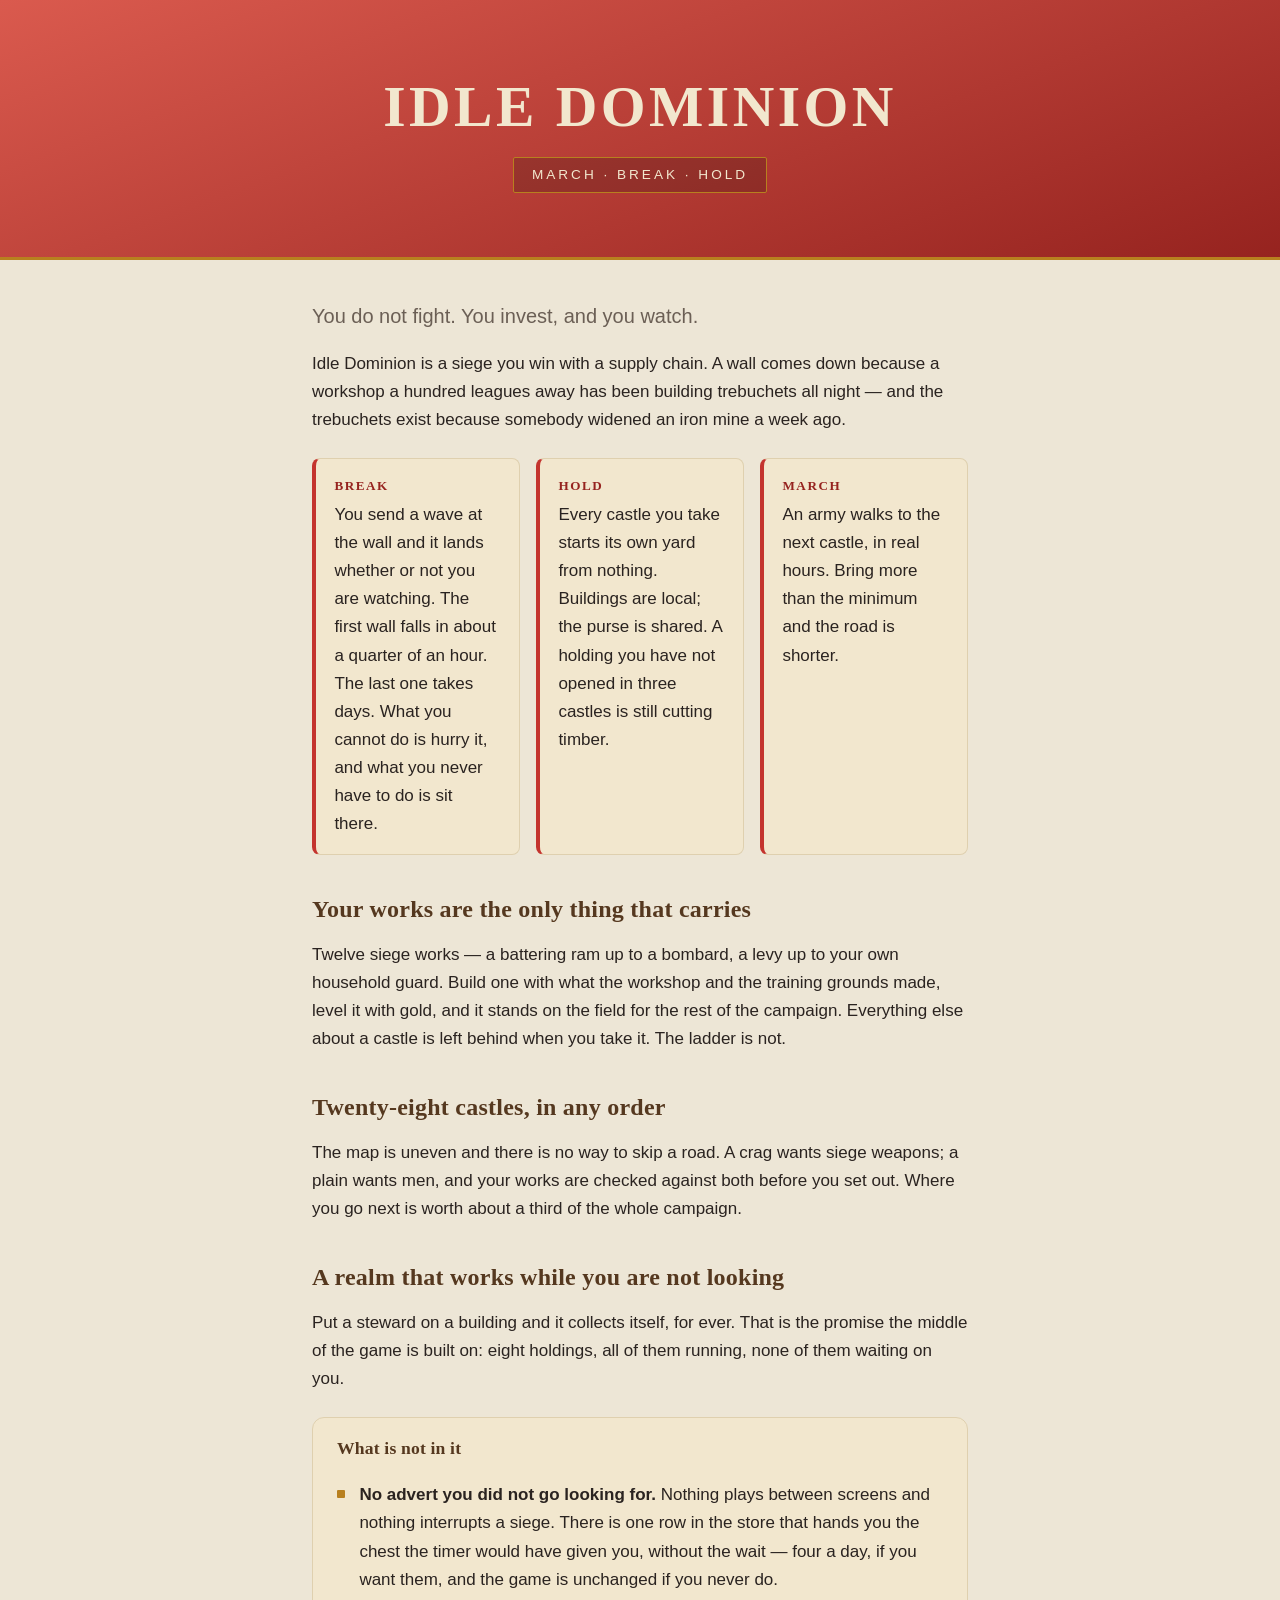
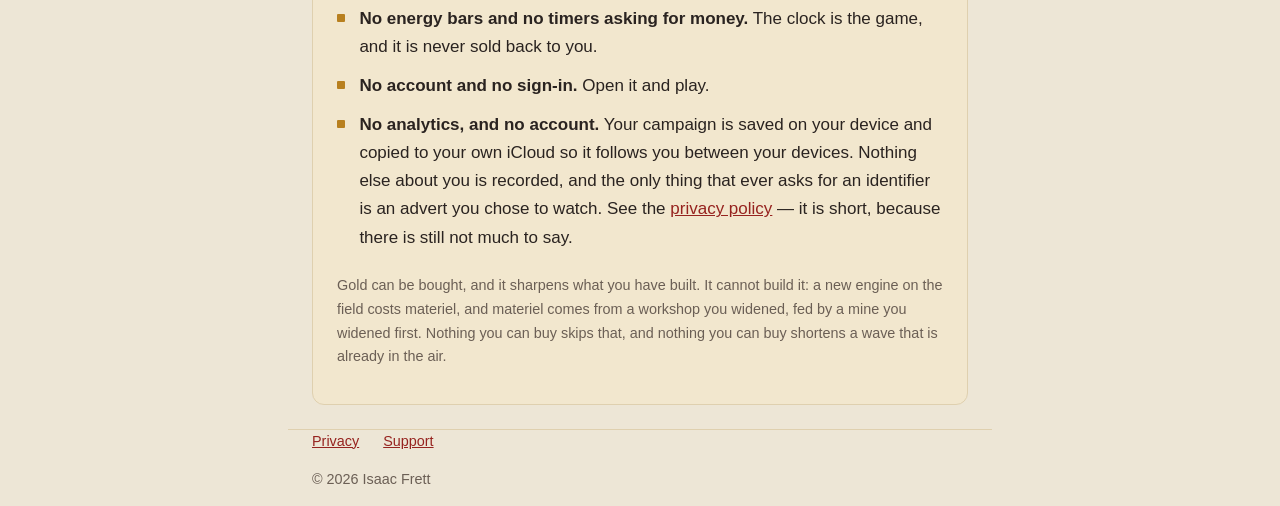
<file: index.html>
<!doctype html>
<html lang="en">
<head>
<meta charset="utf-8">
<meta name="viewport" content="width=device-width, initial-scale=1">
<title>Idle Dominion — a siege that runs itself</title>
<meta name="description" content="An idle siege you win with a supply chain. Twenty-eight castles, taken in any order, and the wall keeps coming down while the app is closed. No account, no analytics, and no advert you did not go looking for.">
<link rel="stylesheet" href="style.css">
<meta property="og:title" content="Idle Dominion">
<meta property="og:description" content="A siege you win with a supply chain. Twenty-eight castles, and the wall keeps coming down while the app is closed.">
<meta property="og:type" content="website">
<meta property="og:url" content="https://idledominion.app">
</head>
<body>

<header class="hero">
    <div class="wrap">
        <h1>Idle Dominion</h1>
        <p class="tagline">March · Break · Hold</p>
    </div>
</header>

<main class="wrap">

    <p class="lede">You do not fight. You invest, and you watch.</p>

    <p>Idle Dominion is a siege you win with a supply chain. A wall comes down
    because a workshop a hundred leagues away has been building trebuchets all
    night — and the trebuchets exist because somebody widened an iron mine a week
    ago.</p>

    <ul class="loop">
        <li><strong>Break</strong>You send a wave at the wall and it lands
        whether or not you are watching. The first wall falls in about a quarter
        of an hour. The last one takes days. What you cannot do is hurry it, and
        what you never have to do is sit there.</li>
        <li><strong>Hold</strong>Every castle you take starts its own yard from
        nothing. Buildings are local; the purse is shared. A holding you have not
        opened in three castles is still cutting timber.</li>
        <li><strong>March</strong>An army walks to the next castle, in real
        hours. Bring more than the minimum and the road is shorter.</li>
    </ul>

    <h2>Your works are the only thing that carries</h2>
    <p>Twelve siege works — a battering ram up to a bombard, a levy up to your
    own household guard. Build one with what the workshop and the training
    grounds made, level it with gold, and it stands on the field for the rest of
    the campaign. Everything else about a castle is left behind when you take it.
    The ladder is not.</p>

    <h2>Twenty-eight castles, in any order</h2>
    <p>The map is uneven and there is no way to skip a road. A crag wants siege
    weapons; a plain wants men, and your works are checked against both before
    you set out. Where you go next is worth about a third of the whole
    campaign.</p>

    <h2>A realm that works while you are not looking</h2>
    <p>Put a steward on a building and it collects itself, for ever. That is the
    promise the middle of the game is built on: eight holdings, all of them
    running, none of them waiting on you.</p>

    <div class="card">
        <h3 style="margin-top:0">What is not in it</h3>
        <ul class="plain">
            <li><strong>No advert you did not go looking for.</strong> Nothing
            plays between screens and nothing interrupts a siege. There is one
            row in the store that hands you the chest the timer would have given
            you, without the wait — four a day, if you want them, and the game is
            unchanged if you never do.</li>
            <li><strong>No energy bars and no timers asking for money.</strong>
            The clock is the game, and it is never sold back to you.</li>
            <li><strong>No account and no sign-in.</strong> Open it and play.</li>
            <li><strong>No analytics, and no account.</strong> Your campaign
            is saved on your device and copied to your own iCloud so it follows
            you between your devices. Nothing else about you is recorded, and
            the only thing that ever asks for an identifier is an advert you
            chose to watch. See the <a href="privacy.html">privacy policy</a> —
            it is short, because there is still not much to say.</li>
        </ul>
        <p class="meta">Gold can be bought, and it sharpens what you have
        built. It cannot build it: a new engine on the field costs materiel, and
        materiel comes from a workshop you widened, fed by a mine you widened
        first. Nothing you can buy skips that, and nothing you can buy shortens a
        wave that is already in the air.</p>
    </div>

</main>

<footer class="wrap">
    <nav>
        <a href="privacy.html">Privacy</a>
        <a href="support.html">Support</a>
    </nav>
    <p>© 2026 Isaac Frett</p>
</footer>

</body>
</html>
</file>
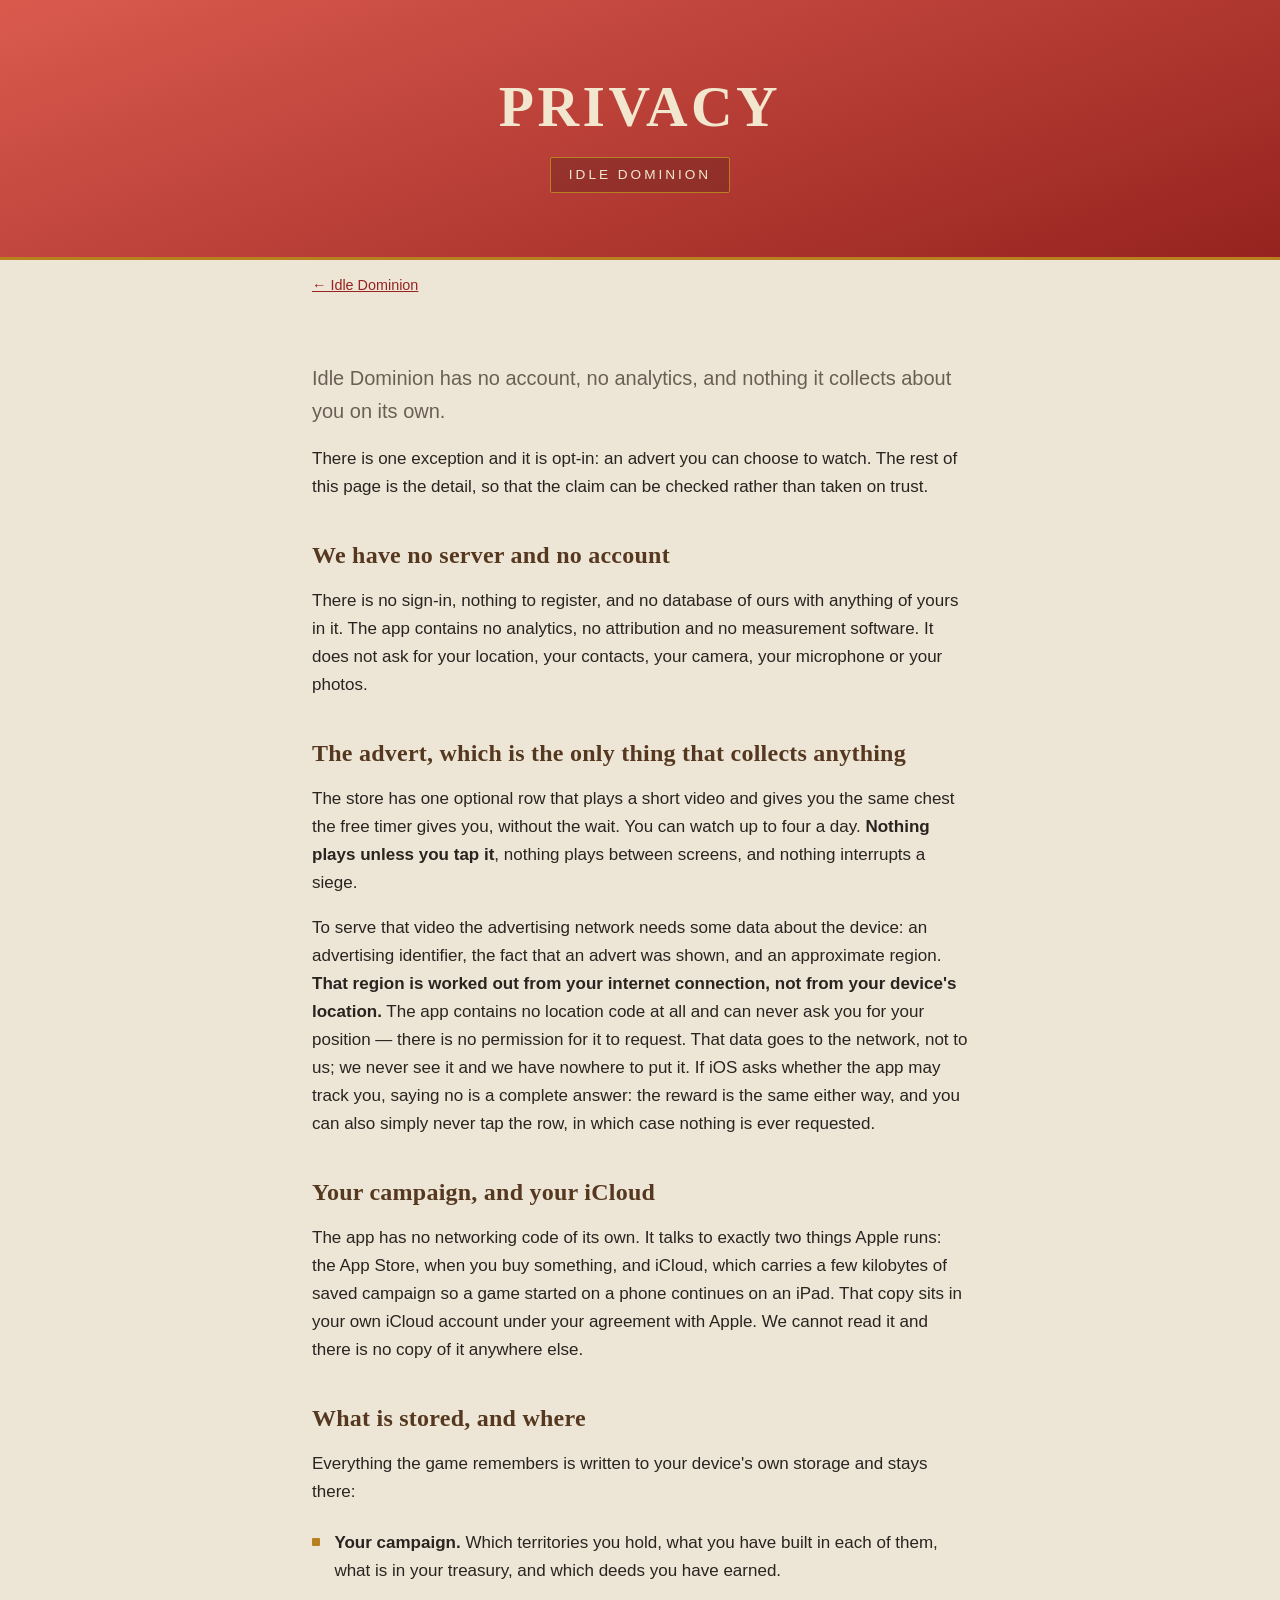
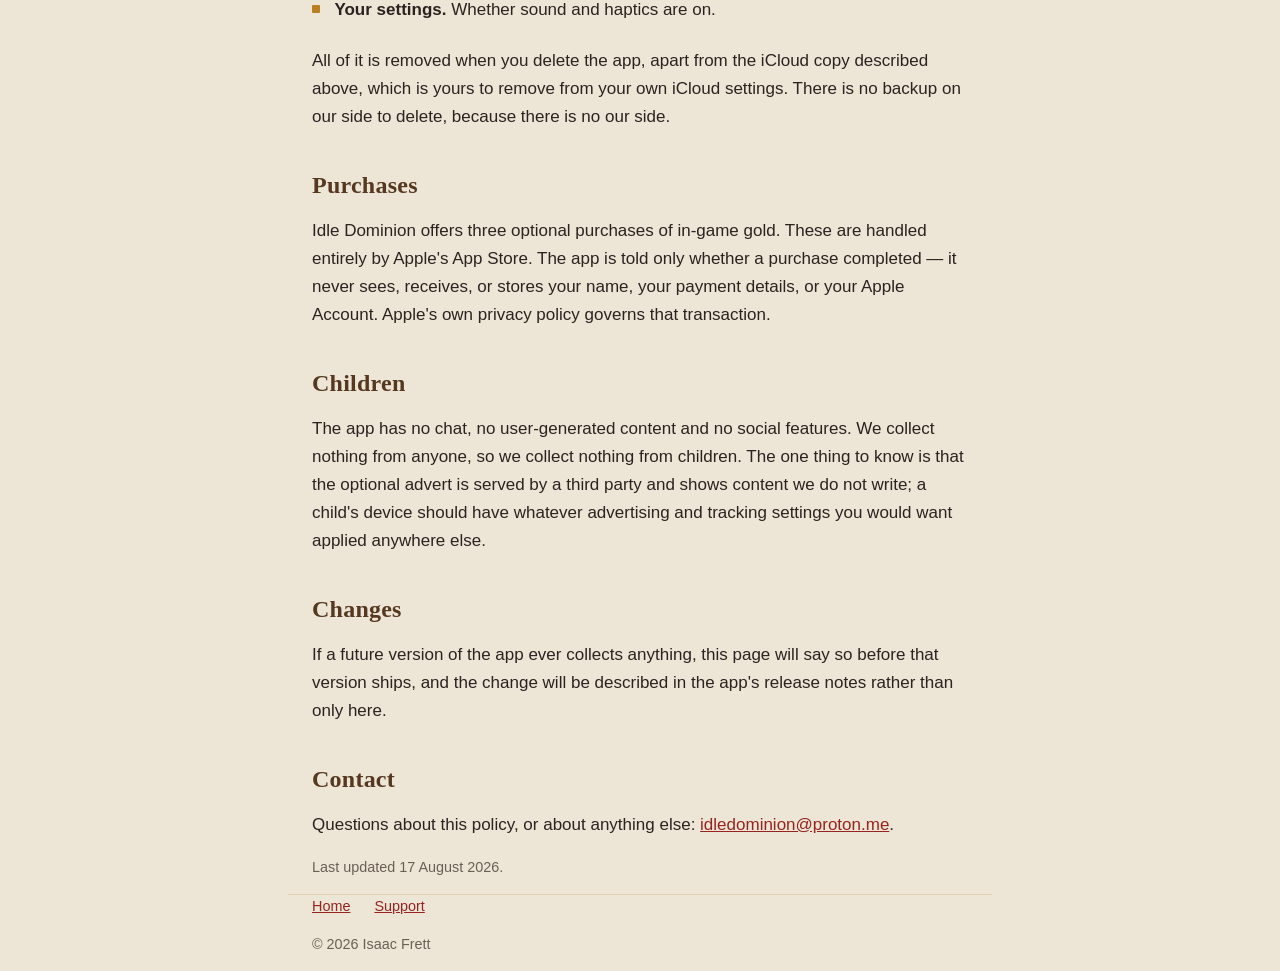
<file: privacy.html>
<!doctype html>
<html lang="en">
<head>
<meta charset="utf-8">
<meta name="viewport" content="width=device-width, initial-scale=1">
<title>Privacy — Idle Dominion</title>
<meta name="description" content="Idle Dominion has no account and no analytics. Your campaign lives on your device and in your own iCloud. The only data anything asks for is for an advert you chose to watch.">
<link rel="stylesheet" href="style.css">
</head>
<body>

<header class="hero">
    <div class="wrap">
        <h1>Privacy</h1>
        <p class="tagline">Idle Dominion</p>
    </div>
</header>

<main class="wrap">
    <p class="back"><a href="index.html">← Idle Dominion</a></p>

    <p class="lede">Idle Dominion has no account, no analytics, and nothing it
    collects about you on its own.</p>

    <p>There is one exception and it is opt-in: an advert you can choose to
    watch. The rest of this page is the detail, so that the claim can be checked
    rather than taken on trust.</p>

    <h2>We have no server and no account</h2>
    <p>There is no sign-in, nothing to register, and no database of ours with
    anything of yours in it. The app contains no analytics, no attribution and no
    measurement software. It does not ask for your location, your contacts, your
    camera, your microphone or your photos.</p>

    <h2>The advert, which is the only thing that collects anything</h2>
    <p>The store has one optional row that plays a short video and gives you the
    same chest the free timer gives you, without the wait. You can watch up to
    four a day. <strong>Nothing plays unless you tap it</strong>, nothing plays
    between screens, and nothing interrupts a siege.</p>
    <p>To serve that video the advertising network needs some data about the
    device: an advertising identifier, the fact that an advert was shown, and an
    approximate region. <strong>That region is worked out from your internet
    connection, not from your device's location.</strong> The app contains no
    location code at all and can never ask you for your position — there is no
    permission for it to request. That data goes to the network, not to us; we
    never see it and we have nowhere to put it. If iOS asks whether the app may track you, saying no is a complete
    answer: the reward is the same either way, and you can also simply never tap
    the row, in which case nothing is ever requested.</p>

    <h2>Your campaign, and your iCloud</h2>
    <p>The app has no networking code of its own. It talks to exactly two things
    Apple runs: the App Store, when you buy something, and iCloud, which carries
    a few kilobytes of saved campaign so a game started on a phone continues on
    an iPad. That copy sits in your own iCloud account under your agreement with
    Apple. We cannot read it and there is no copy of it anywhere else.</p>

    <h2>What is stored, and where</h2>
    <p>Everything the game remembers is written to your device's own storage and
    stays there:</p>
    <ul class="plain">
        <li><strong>Your campaign.</strong> Which territories you hold, what you
        have built in each of them, what is in your treasury, and which deeds you
        have earned.</li>
        <li><strong>Your settings.</strong> Whether sound and haptics are on.</li>
    </ul>
    <p>All of it is removed when you delete the app, apart from the iCloud copy
    described above, which is yours to remove from your own iCloud settings.
    There is no backup on our side to delete, because there is no our side.</p>

    <h2>Purchases</h2>
    <p>Idle Dominion offers three optional purchases of in-game gold. These are
    handled entirely by Apple's App Store. The app is told only whether a
    purchase completed — it never sees, receives, or stores your name, your
    payment details, or your Apple Account. Apple's own privacy policy governs
    that transaction.</p>

    <h2>Children</h2>
    <p>The app has no chat, no user-generated content and no social features. We
    collect nothing from anyone, so we collect nothing from children. The one
    thing to know is that the optional advert is served by a third party and
    shows content we do not write; a child's device should have whatever
    advertising and tracking settings you would want applied anywhere else.</p>

    <h2>Changes</h2>
    <p>If a future version of the app ever collects anything, this page will say
    so before that version ships, and the change will be described in the app's
    release notes rather than only here.</p>

    <h2>Contact</h2>
    <p>Questions about this policy, or about anything else:
    <a href="mailto:idledominion@proton.me">idledominion@proton.me</a>.</p>

    <p class="meta">Last updated 17 August 2026.</p>
</main>

<footer class="wrap">
    <nav>
        <a href="index.html">Home</a>
        <a href="support.html">Support</a>
    </nav>
    <p>© 2026 Isaac Frett</p>
</footer>

</body>
</html>
</file>
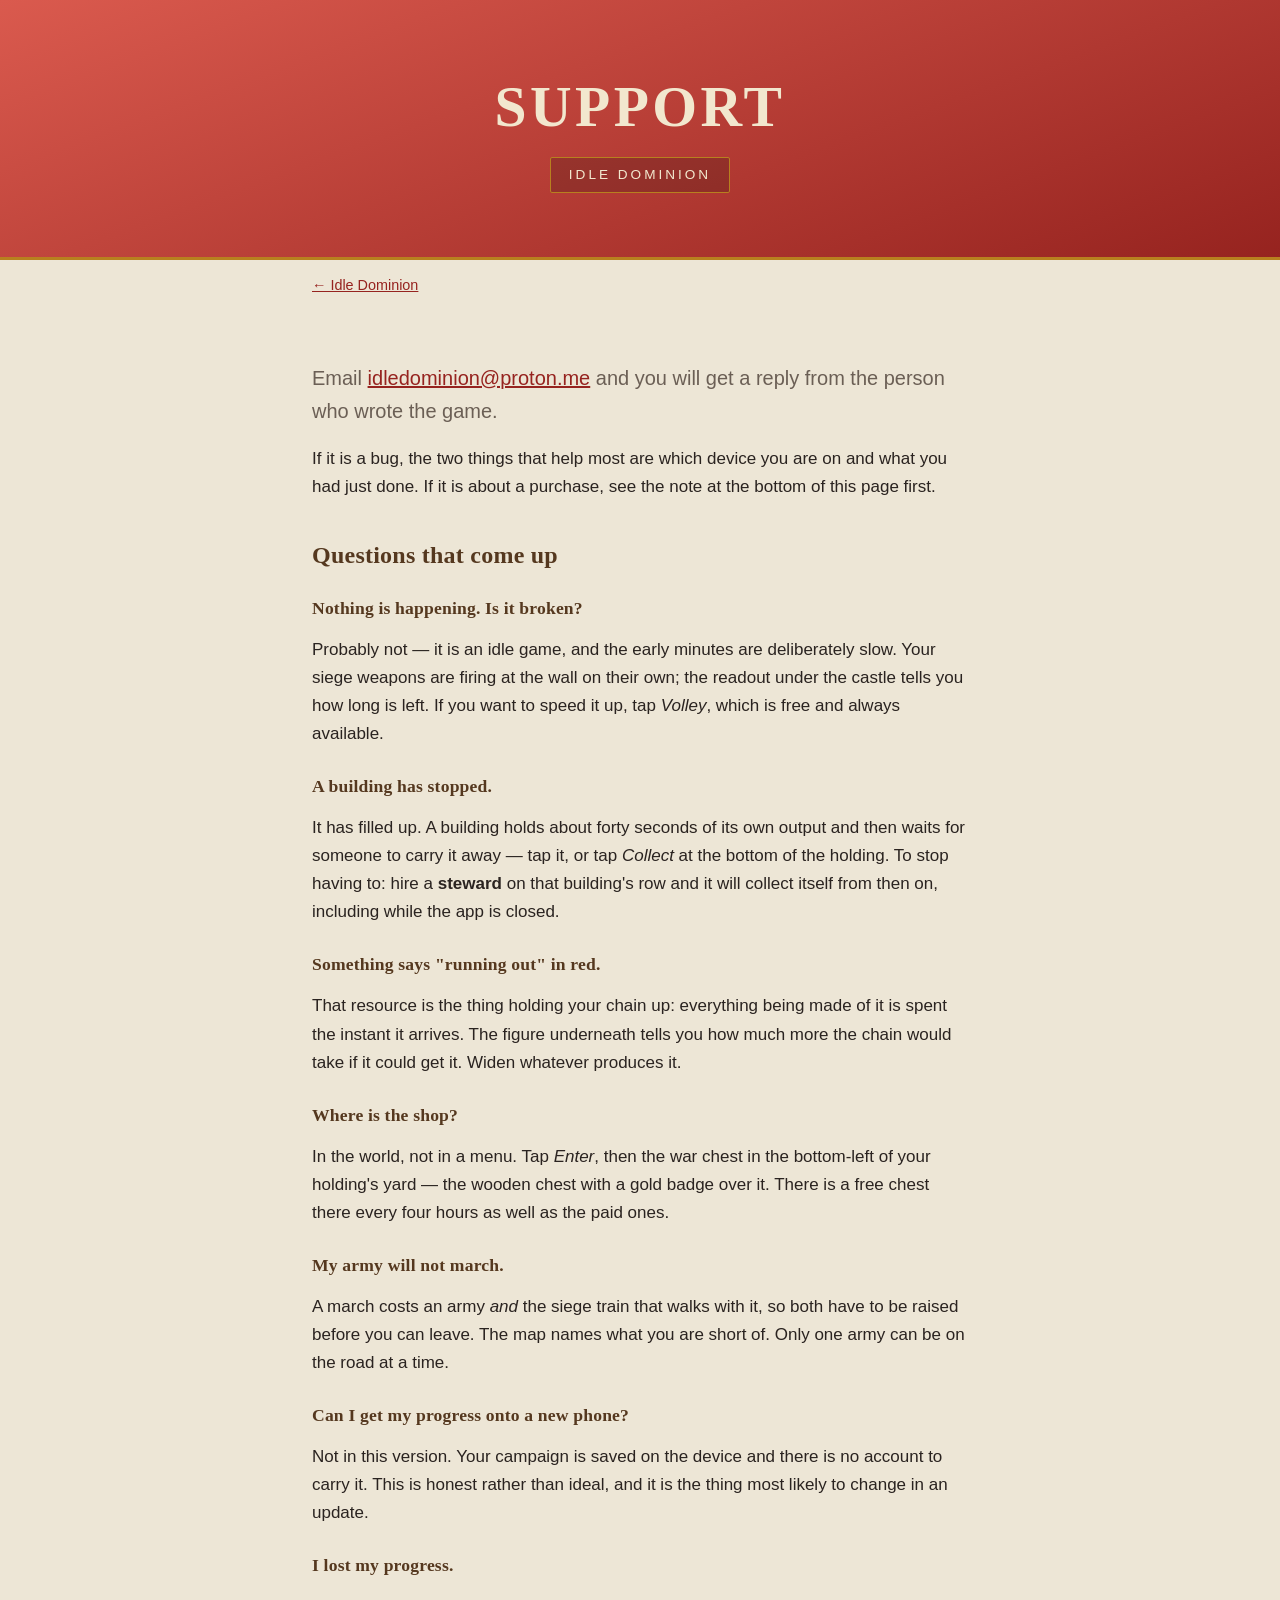
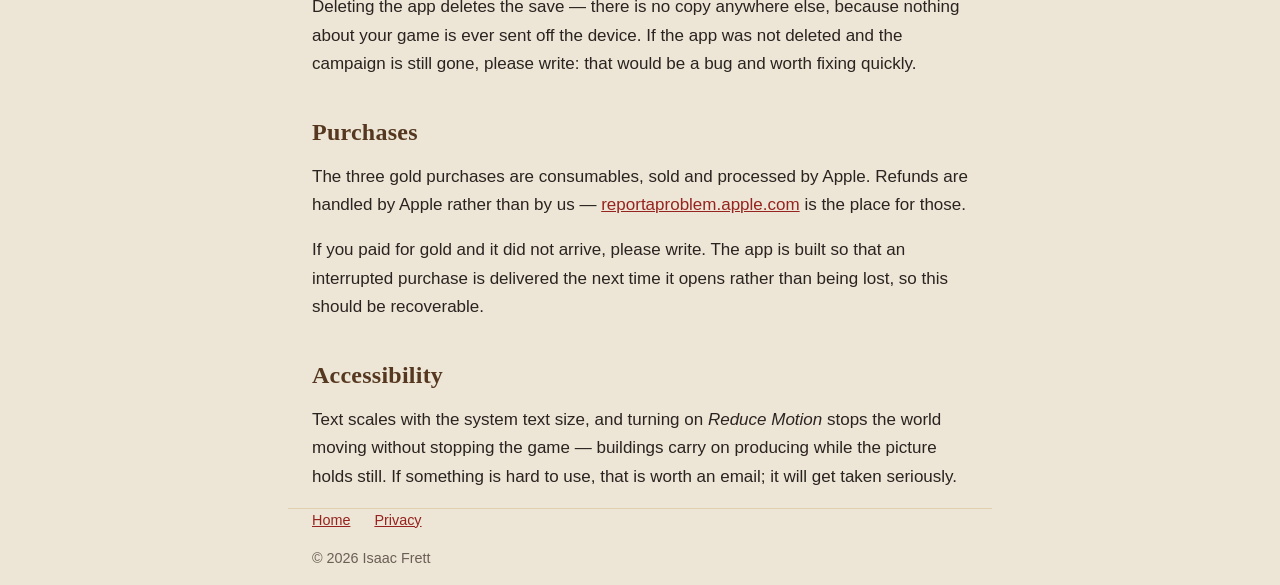
<file: support.html>
<!doctype html>
<html lang="en">
<head>
<meta charset="utf-8">
<meta name="viewport" content="width=device-width, initial-scale=1">
<title>Support — Idle Dominion</title>
<meta name="description" content="Help with Idle Dominion: how the loop works, what stewards do, purchases, and how to get in touch.">
<link rel="stylesheet" href="style.css">
</head>
<body>

<header class="hero">
    <div class="wrap">
        <h1>Support</h1>
        <p class="tagline">Idle Dominion</p>
    </div>
</header>

<main class="wrap">
    <p class="back"><a href="index.html">← Idle Dominion</a></p>

    <p class="lede">Email <a href="mailto:idledominion@proton.me">idledominion@proton.me</a>
    and you will get a reply from the person who wrote the game.</p>

    <p>If it is a bug, the two things that help most are which device you are on
    and what you had just done. If it is about a purchase, see the note at the
    bottom of this page first.</p>

    <h2>Questions that come up</h2>

    <h3>Nothing is happening. Is it broken?</h3>
    <p>Probably not — it is an idle game, and the early minutes are deliberately
    slow. Your siege weapons are firing at the wall on their own; the readout
    under the castle tells you how long is left. If you want to speed it up, tap
    <em>Volley</em>, which is free and always available.</p>

    <h3>A building has stopped.</h3>
    <p>It has filled up. A building holds about forty seconds of its own output
    and then waits for someone to carry it away — tap it, or tap <em>Collect</em>
    at the bottom of the holding. To stop having to: hire a <strong>steward</strong>
    on that building's row and it will collect itself from then on, including
    while the app is closed.</p>

    <h3>Something says "running out" in red.</h3>
    <p>That resource is the thing holding your chain up: everything being made of
    it is spent the instant it arrives. The figure underneath tells you how much
    more the chain would take if it could get it. Widen whatever produces it.</p>

    <h3>Where is the shop?</h3>
    <p>In the world, not in a menu. Tap <em>Enter</em>, then the war chest in the
    bottom-left of your holding's yard — the wooden chest with a gold badge over
    it. There is a free chest there every four hours as well as the paid ones.</p>

    <h3>My army will not march.</h3>
    <p>A march costs an army <em>and</em> the siege train that walks with it, so
    both have to be raised before you can leave. The map names what you are short
    of. Only one army can be on the road at a time.</p>

    <h3>Can I get my progress onto a new phone?</h3>
    <p>Not in this version. Your campaign is saved on the device and there is no
    account to carry it. This is honest rather than ideal, and it is the thing
    most likely to change in an update.</p>

    <h3>I lost my progress.</h3>
    <p>Deleting the app deletes the save — there is no copy anywhere else,
    because nothing about your game is ever sent off the device. If the app was
    not deleted and the campaign is still gone, please write: that would be a bug
    and worth fixing quickly.</p>

    <h2>Purchases</h2>
    <p>The three gold purchases are consumables, sold and processed by Apple.
    Refunds are handled by Apple rather than by us —
    <a href="https://reportaproblem.apple.com">reportaproblem.apple.com</a> is
    the place for those.</p>
    <p>If you paid for gold and it did not arrive, please write. The app is built
    so that an interrupted purchase is delivered the next time it opens rather
    than being lost, so this should be recoverable.</p>

    <h2>Accessibility</h2>
    <p>Text scales with the system text size, and turning on <em>Reduce Motion</em>
    stops the world moving without stopping the game — buildings carry on
    producing while the picture holds still. If something is hard to use, that is
    worth an email; it will get taken seriously.</p>
</main>

<footer class="wrap">
    <nav>
        <a href="index.html">Home</a>
        <a href="privacy.html">Privacy</a>
    </nav>
    <p>© 2026 Isaac Frett</p>
</footer>

</body>
</html>
</file>
<file: style.css>
/* Idle Dominion — the site.
 *
 * The palette is the game's own, taken from Theme/Palette.swift rather than
 * picked to look similar: parchment, ink, crimson, gold, stone. A site that is
 * merely in the same mood as the app it sells is the seam the whole design
 * doc exists to avoid.
 *
 * No fonts are fetched. A web font is a request to a third party on a page
 * whose entire selling point is that the app talks to nobody, and the system
 * serif stack is a closer match to Cinzel than anything worth the round trip.
 */

:root {
    --parchment: #f2e7ce;
    --parchment-shade: #dfd0af;
    --ground: #ede6d6;
    --ink: #2a2320;
    --ink-soft: #6b5f55;
    --crimson: #c4342e;
    --crimson-dark: #96231f;
    --gold: #e8b040;
    --gold-dark: #b8801f;
    --wood-dark: #55381f;
    --stone: #9a9187;
}

* { box-sizing: border-box; }

html { -webkit-text-size-adjust: 100%; }

body {
    margin: 0;
    background: var(--ground);
    color: var(--ink);
    font: 17px/1.65 -apple-system, BlinkMacSystemFont, "Segoe UI", Roboto, sans-serif;
}

h1, h2, h3, .display {
    font-family: "Iowan Old Style", "Palatino Linotype", Palatino, Georgia, serif;
    font-weight: 600;
    letter-spacing: 0.01em;
    line-height: 1.2;
}

a { color: var(--crimson-dark); }
a:hover { color: var(--crimson); }

.wrap {
    max-width: 44rem;
    margin: 0 auto;
    padding: 0 1.5rem;
}

/* The banner: crimson, with the gold rule the app's chrome uses. */
header.hero {
    background: linear-gradient(160deg, #da5a4e, var(--crimson-dark));
    border-bottom: 3px solid var(--gold-dark);
    color: var(--parchment);
    padding: 4.5rem 0 4rem;
    text-align: center;
}

header.hero h1 {
    margin: 0 0 0.4rem;
    font-size: clamp(2.4rem, 8vw, 3.6rem);
    text-transform: uppercase;
    letter-spacing: 0.06em;
}

.tagline {
    display: inline-block;
    margin: 0.6rem 0 0;
    padding: 0.35rem 1.1rem;
    background: rgba(0, 0, 0, 0.18);
    border: 1px solid var(--gold-dark);
    border-radius: 2px;
    font-size: 0.85rem;
    letter-spacing: 0.22em;
    text-transform: uppercase;
}

.lede {
    margin: 2.5rem 0 0;
    font-size: 1.25rem;
    color: var(--ink-soft);
}

main { padding: 3rem 0 4rem; }

section { margin: 0 0 3rem; }

h2 {
    font-size: 1.5rem;
    margin: 2.5rem 0 0.75rem;
    color: var(--wood-dark);
}

h3 {
    font-size: 1.1rem;
    margin: 1.75rem 0 0.4rem;
    color: var(--wood-dark);
}

.card {
    background: var(--parchment);
    border: 1px solid var(--parchment-shade);
    border-radius: 12px;
    padding: 1.25rem 1.5rem;
    margin: 1.5rem 0;
}

.loop {
    display: grid;
    gap: 1rem;
    grid-template-columns: repeat(auto-fit, minmax(13rem, 1fr));
    margin: 1.5rem 0;
    padding: 0;
    list-style: none;
}

.loop li {
    background: var(--parchment);
    border: 1px solid var(--parchment-shade);
    border-left: 4px solid var(--crimson);
    border-radius: 8px;
    padding: 1rem 1.15rem;
}

.loop strong {
    display: block;
    font-family: "Iowan Old Style", Palatino, Georgia, serif;
    text-transform: uppercase;
    letter-spacing: 0.12em;
    font-size: 0.82rem;
    color: var(--crimson-dark);
    margin-bottom: 0.3rem;
}

.plain { list-style: none; padding: 0; }
.plain li {
    padding: 0.35rem 0 0.35rem 1.4rem;
    position: relative;
}
.plain li::before {
    content: "";
    position: absolute;
    left: 0; top: 0.85em;
    width: 8px; height: 8px;
    background: var(--gold-dark);
    border-radius: 1px;
}

footer {
    border-top: 1px solid var(--parchment-shade);
    padding: 2rem 0 3rem;
    color: var(--ink-soft);
    font-size: 0.9rem;
}

footer nav a { margin-right: 1.25rem; }

.back {
    display: inline-block;
    margin-bottom: 1.5rem;
    font-size: 0.9rem;
}

.meta { color: var(--ink-soft); font-size: 0.9rem; }

@media (prefers-color-scheme: dark) {
    :root {
        --ground: #221d19;
        --parchment: #2e2823;
        --parchment-shade: #453b33;
        --ink: #efe6d6;
        --ink-soft: #b4a696;
        --crimson-dark: #e07a72;
    }
    header.hero { border-bottom-color: var(--gold-dark); }
}
</file>
